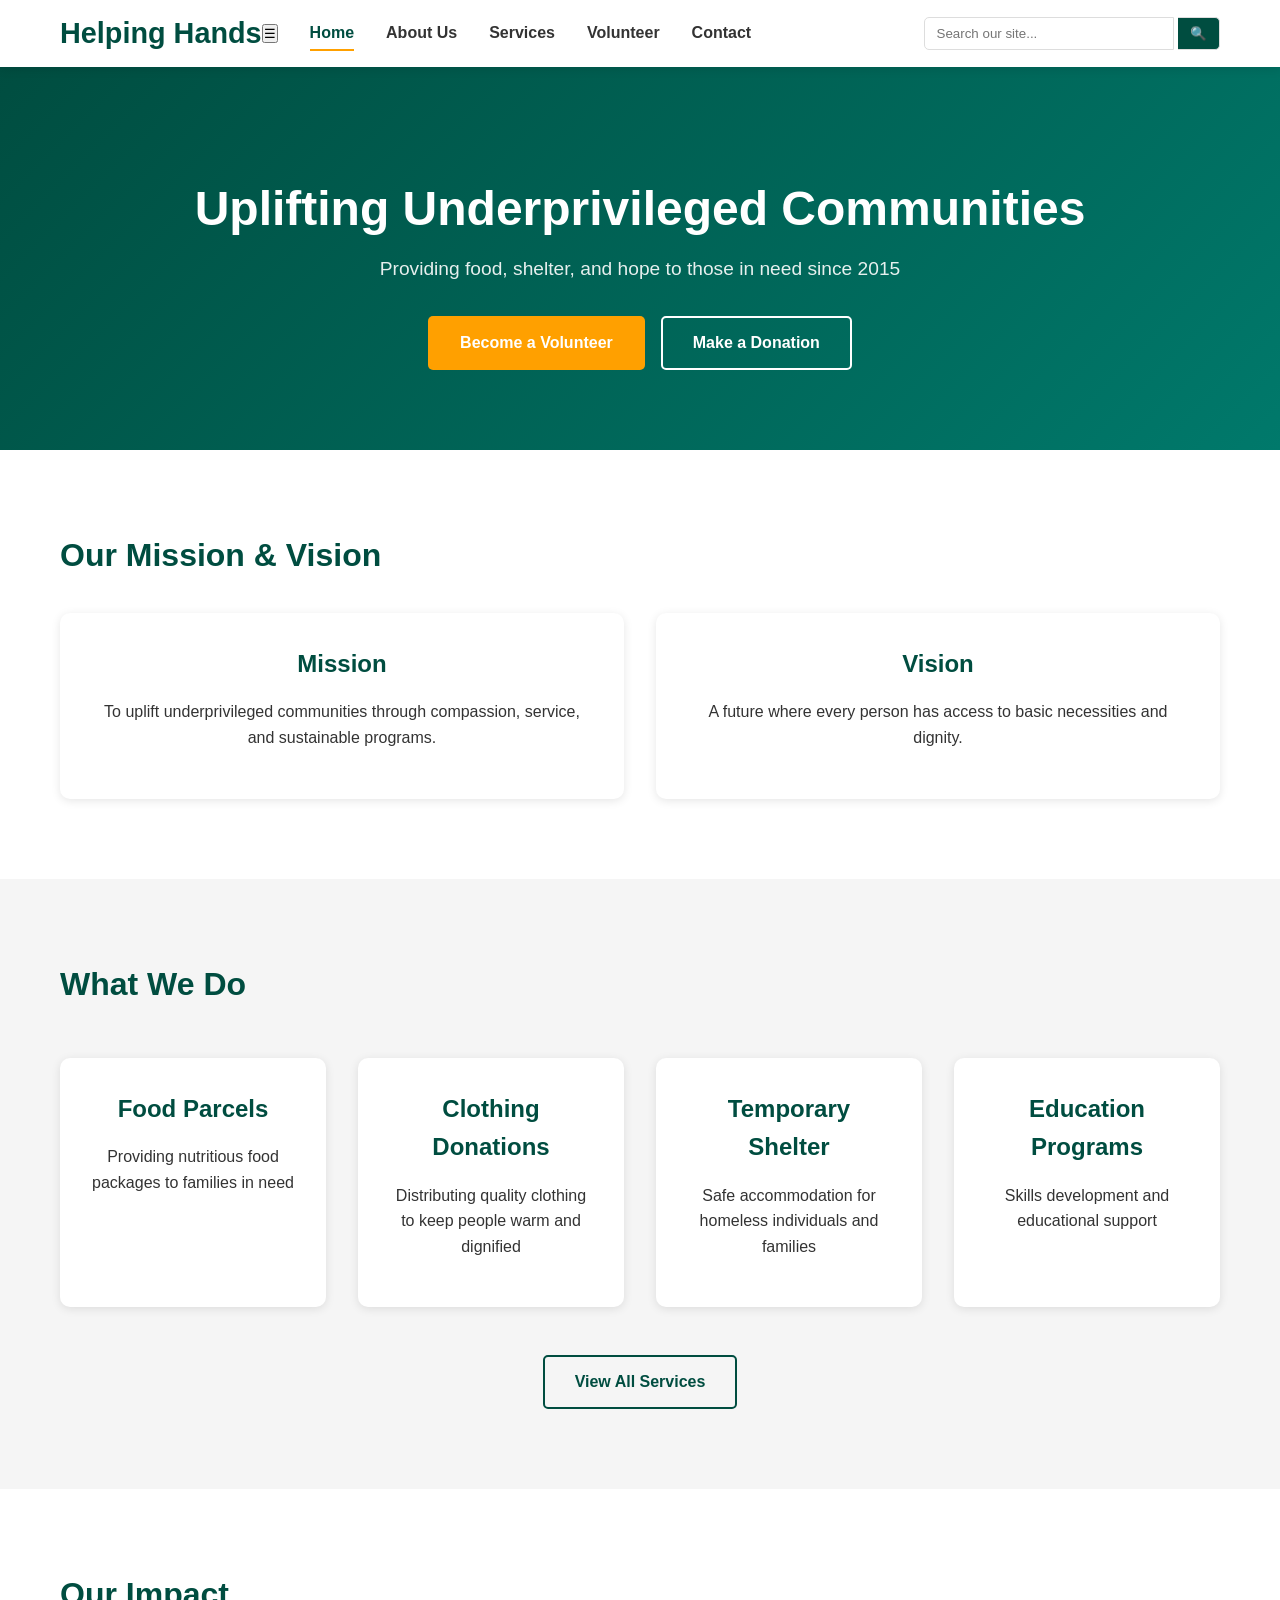
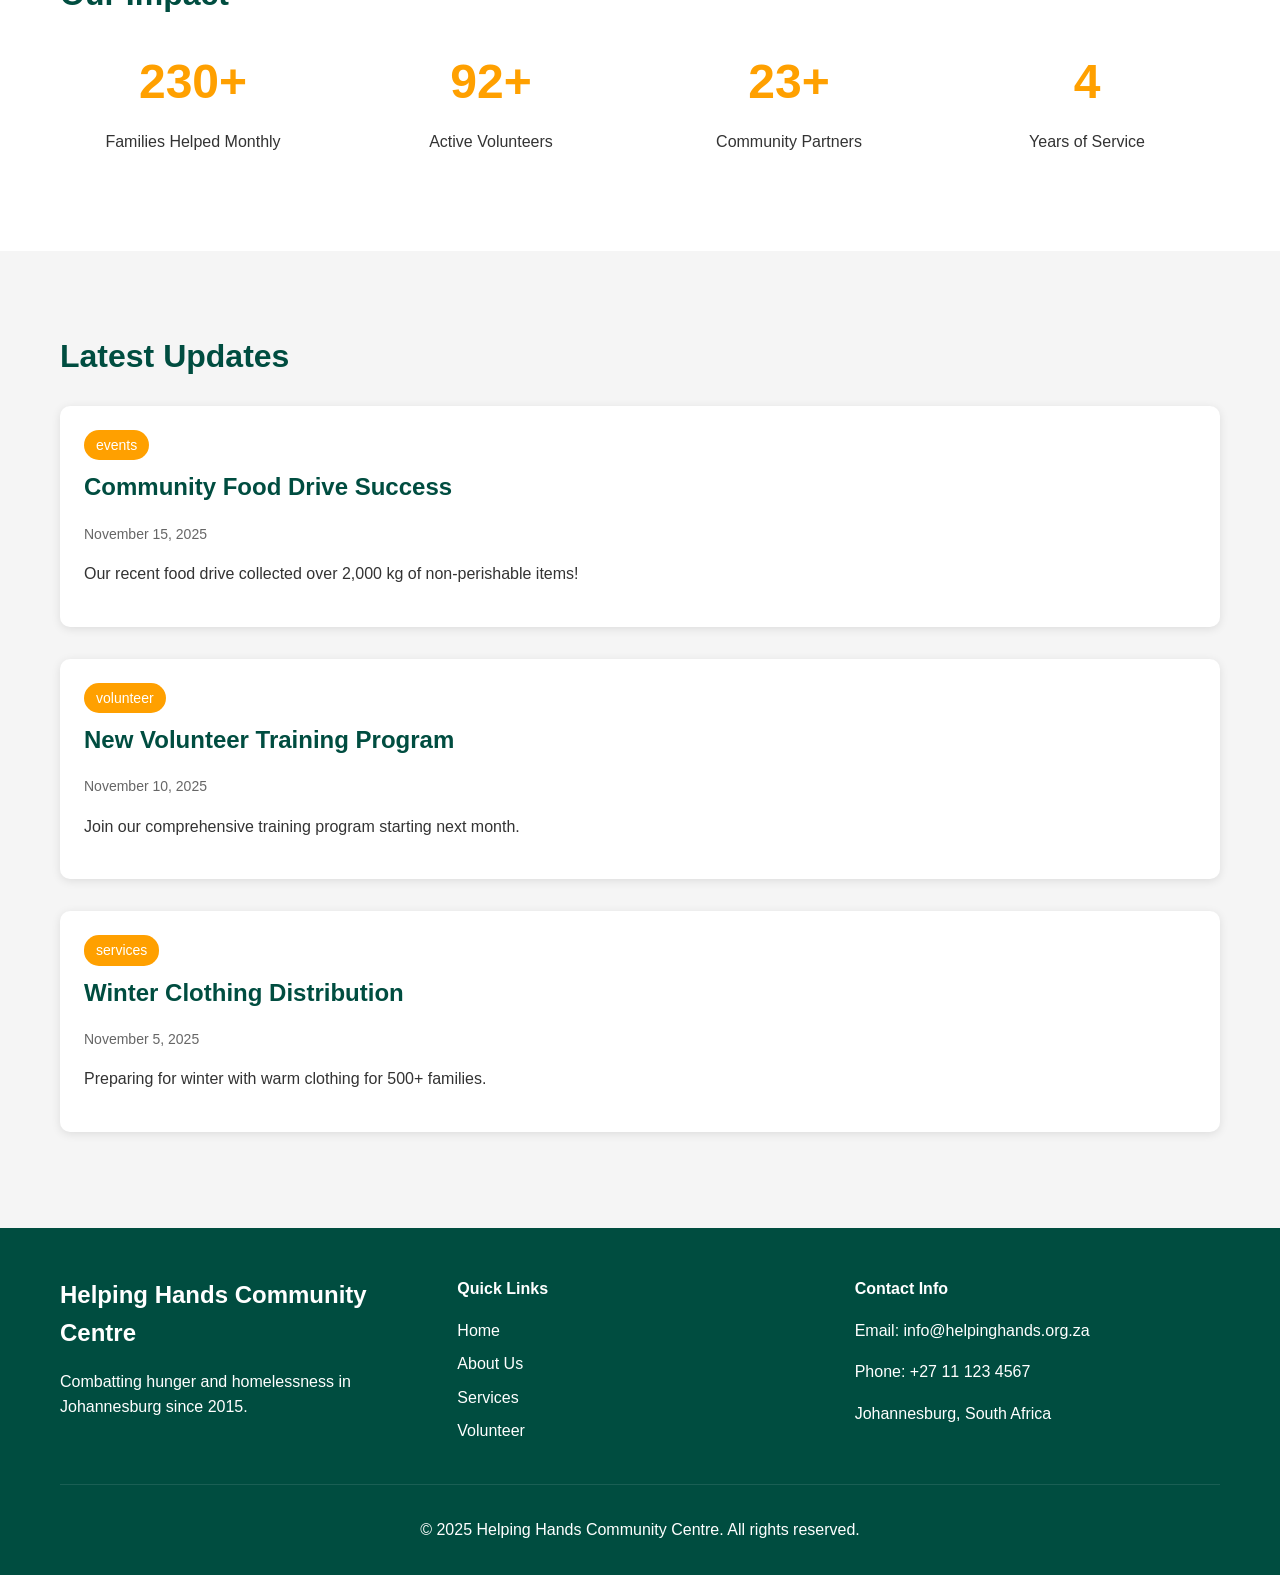
<file: index.html>
<!DOCTYPE html>
<html lang="en">
<head>
    <meta charset="UTF-8">
    <meta name="viewport" content="width=device-width, initial-scale=1.0">
    <meta name="description" content="Helping Hands Community Centre - Combating hunger and homelessness in Johannesburg">
    <title>Home - Helping Hands Community Centre</title>
    <link rel="stylesheet" href="css/style.css">
</head>
<body>
    <!-- Header Section -->
    <header>
        <div class="container">
            <div class="logo">
                <h1>Helping Hands</h1>
            </div>
            <nav>
                <ul>
                    <li><a href="index.html" class="active">Home</a></li>
                    <li><a href="about.html">About Us</a></li>
                    <li><a href="services.html">Services</a></li>
                    <li><a href="enquiry.html">Volunteer</a></li>
                    <li><a href="contact.html">Contact</a></li>
                </ul>
            </nav>
        </div>
    </header>

    <!-- Hero Section -->
    <section class="hero">
        <div class="container">
            <div class="hero-content">
                <h1>Uplifting Underprivileged Communities</h1>
                <p>Providing food, shelter, and hope to those in need since 2015</p>
                <div class="hero-buttons">
                    <a href="enquiry.html" class="btn btn-primary">Become a Volunteer</a>
                    <a href="contact.html" class="btn btn-secondary">Make a Donation</a>
                </div>
            </div>
        </div>
    </section>

    <!-- Mission Section -->
    <section class="mission">
        <div class="container">
            <h2>Our Mission & Vision</h2>
            <div class="mission-grid">
                <div class="mission-card">
                    <h3>Mission</h3>
                    <p>To uplift underprivileged communities through compassion, service, and sustainable programs.</p>
                </div>
                <div class="mission-card">
                    <h3>Vision</h3>
                    <p>A future where every person has access to basic necessities and dignity.</p>
                </div>
            </div>
        </div>
    </section>

    <!-- Services Preview -->
    <section class="services-preview">
        <div class="container">
            <h2>What We Do</h2>
            <div class="services-grid">
                <div class="service-item">
                    <h3>Food Parcels</h3>
                    <p>Providing nutritious food packages to families in need</p>
                </div>
                <div class="service-item">
                    <h3>Clothing Donations</h3>
                    <p>Distributing quality clothing to keep people warm and dignified</p>
                </div>
                <div class="service-item">
                    <h3>Temporary Shelter</h3>
                    <p>Safe accommodation for homeless individuals and families</p>
                </div>
                <div class="service-item">
                    <h3>Education Programs</h3>
                    <p>Skills development and educational support</p>
                </div>
            </div>
            <div class="text-center">
                <a href="services.html" class="btn btn-outline">View All Services</a>
            </div>
        </div>
    </section>

    <!-- Impact Stats -->
    <section class="impact">
        <div class="container">
            <h2>Our Impact</h2>
            <div class="stats-grid">
                <div class="stat">
                    <h3>500+</h3>
                    <p>Families Helped Monthly</p>
                </div>
                <div class="stat">
                    <h3>200+</h3>
                    <p>Active Volunteers</p>
                </div>
                <div class="stat">
                    <h3>50+</h3>
                    <p>Community Partners</p>
                </div>
                <div class="stat">
                    <h3>10</h3>
                    <p>Years of Service</p>
                </div>
            </div>
        </div>
    </section>

    <!-- Footer -->
    <footer>
        <div class="container">
            <div class="footer-content">
                <div class="footer-section">
                    <h3>Helping Hands Community Centre</h3>
                    <p>Combatting hunger and homelessness in Johannesburg since 2015.</p>
                </div>
                <div class="footer-section">
                    <h4>Quick Links</h4>
                    <ul>
                        <li><a href="index.html">Home</a></li>
                        <li><a href="about.html">About Us</a></li>
                        <li><a href="services.html">Services</a></li>
                        <li><a href="enquiry.html">Volunteer</a></li>
                    </ul>
                </div>
                <div class="footer-section">
                    <h4>Contact Info</h4>
                    <p>Email: info@helpinghands.org.za</p>
                    <p>Phone: +27 11 123 4567</p>
                    <p>Johannesburg, South Africa</p>
                </div>
            </div>
            <div class="footer-bottom">
                <p>&copy; 2025 Helping Hands Community Centre. All rights reserved.</p>
            </div>
        </div>
    </footer>

    <script src="js/script.js"></script>
</body>
</html>
</file>
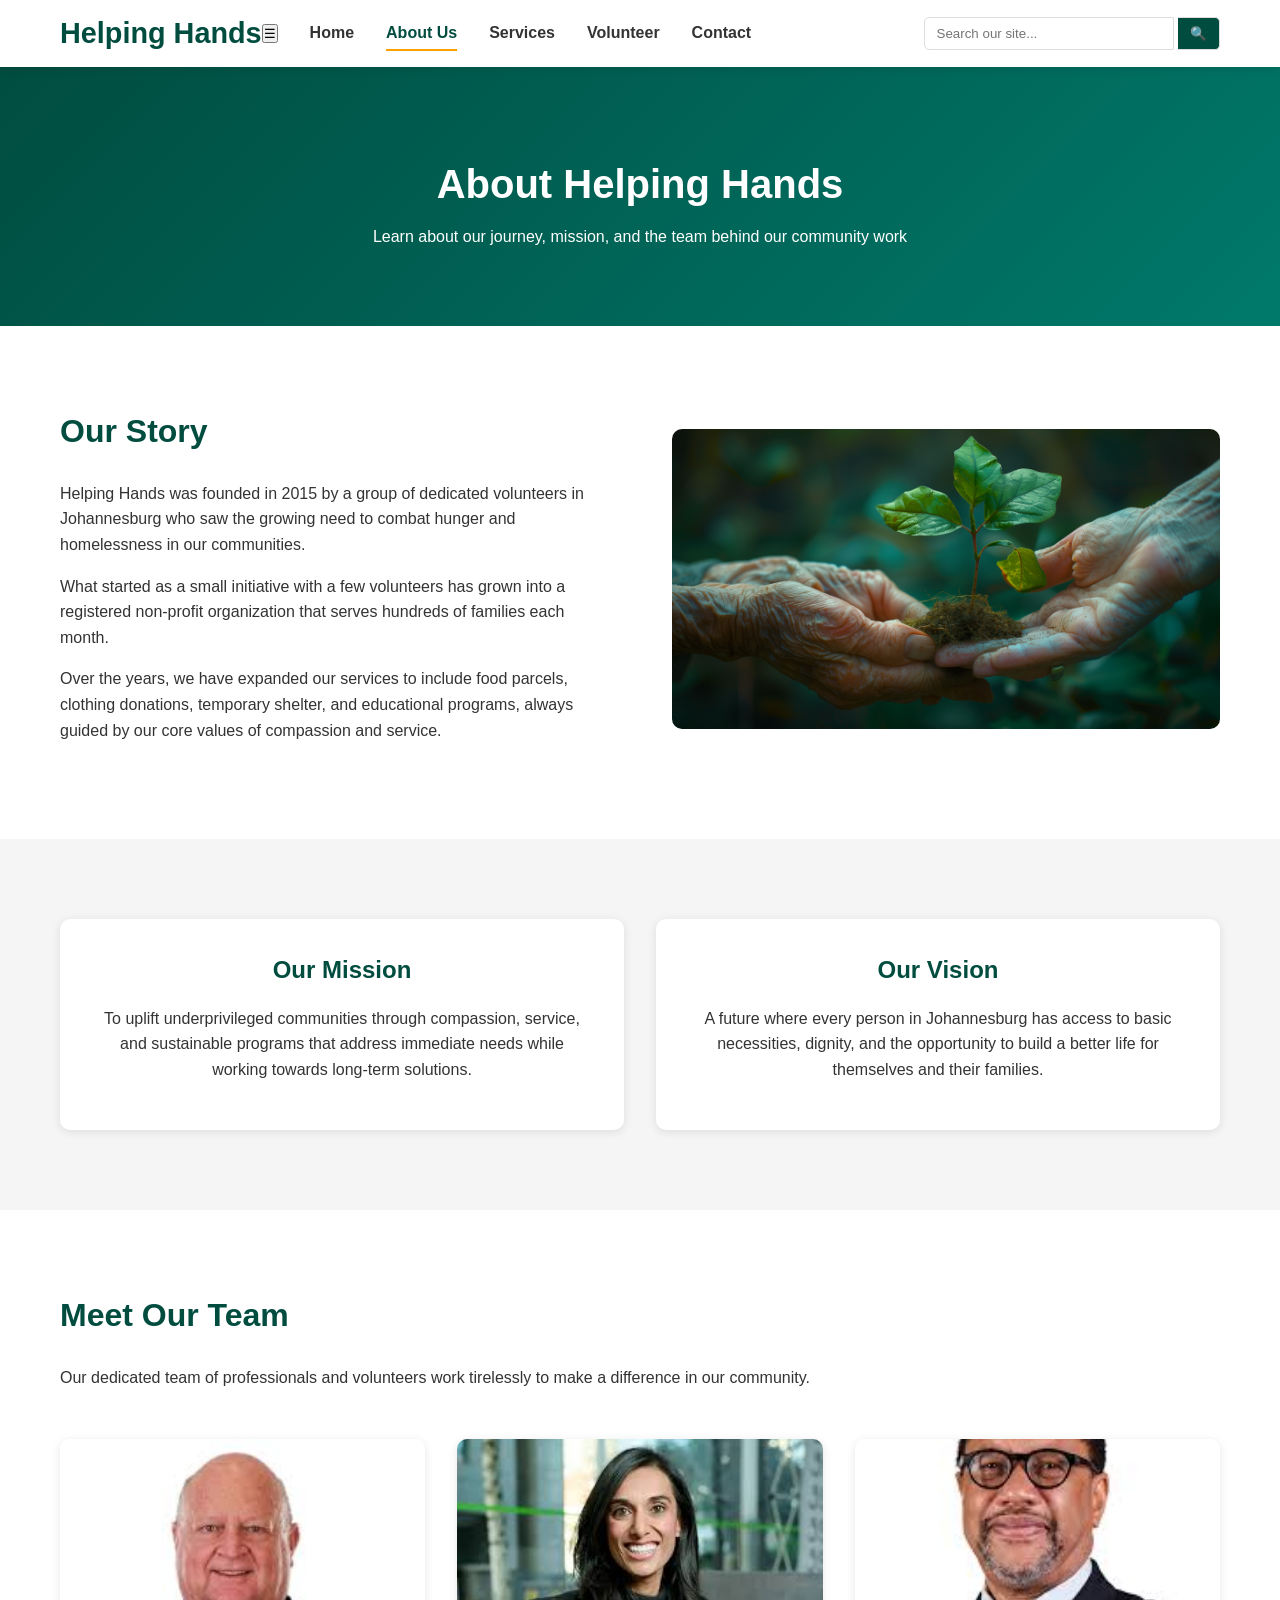
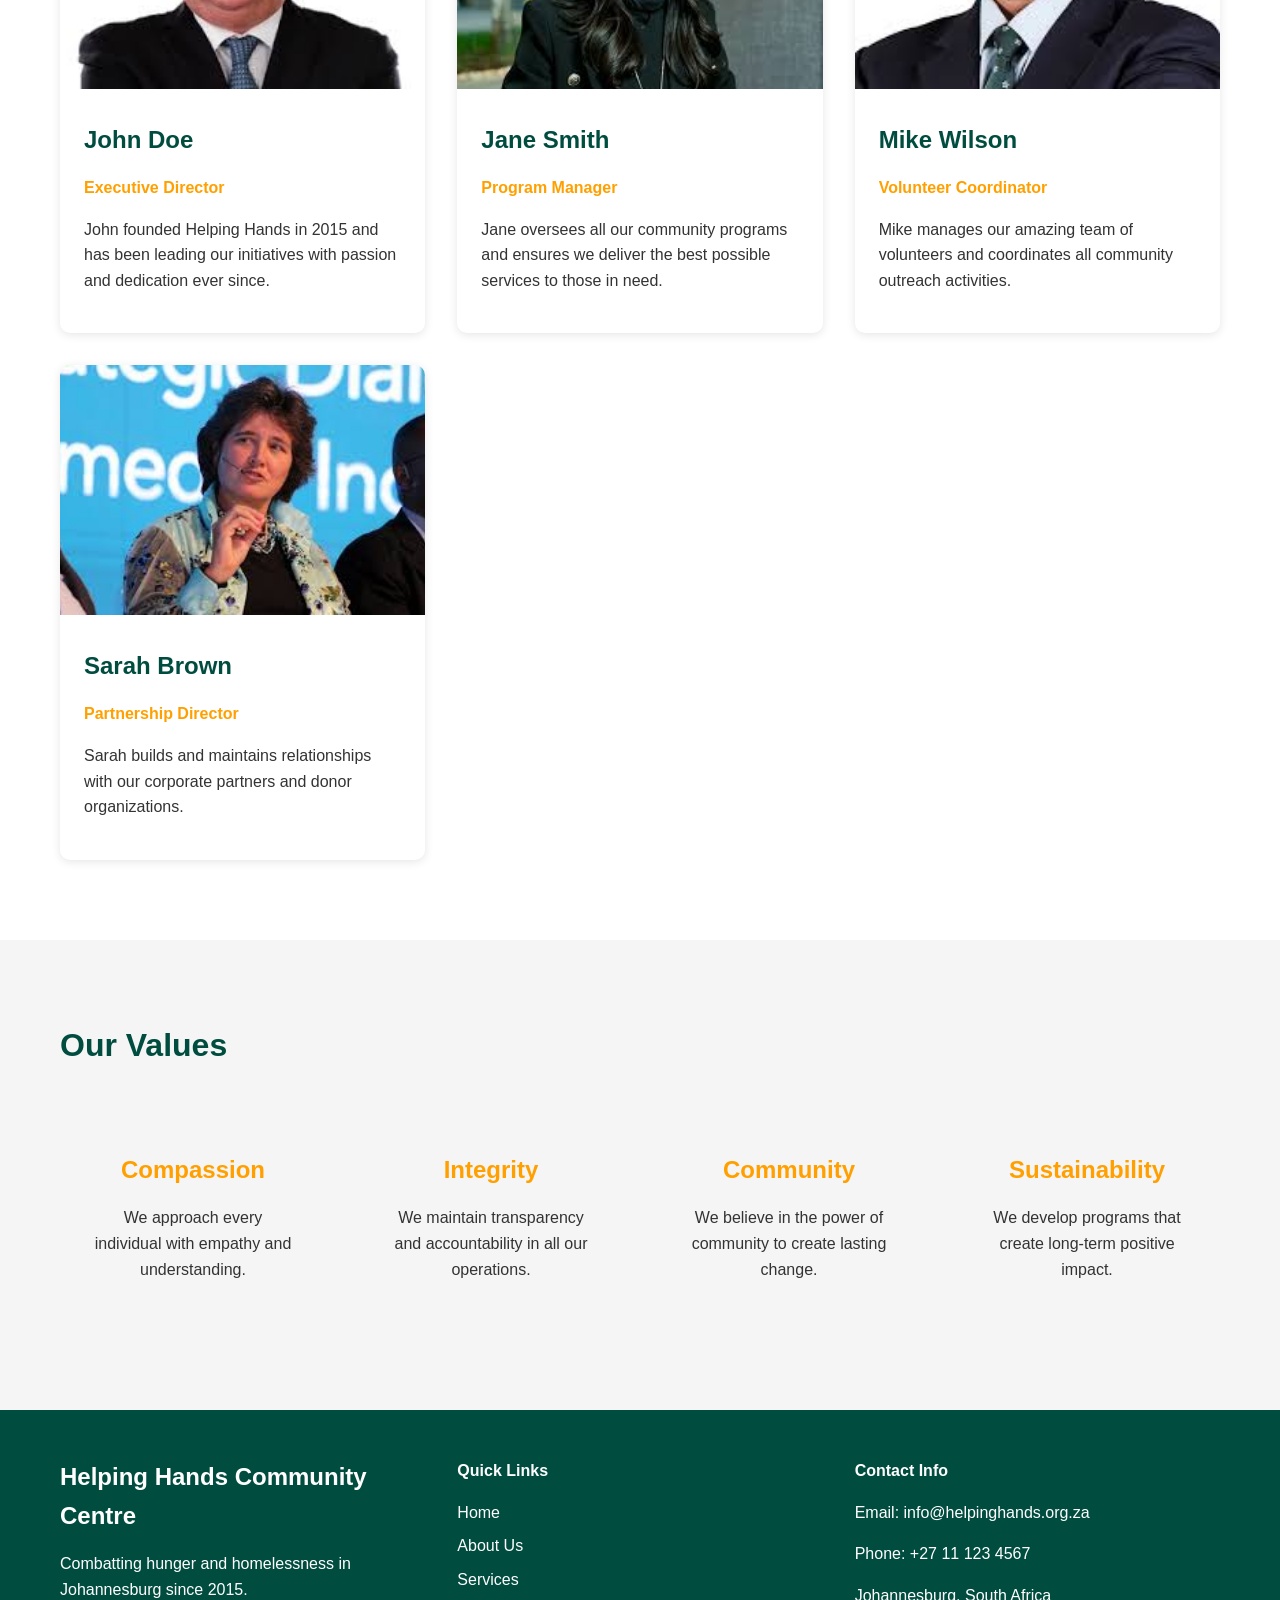
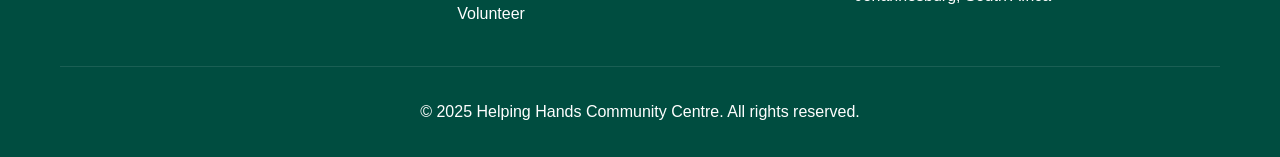
<file: about.html>
<!DOCTYPE html>
<html lang="en">
<head>
    <meta charset="UTF-8">
    <meta name="viewport" content="width=device-width, initial-scale=1.0">
    <meta name="description" content="Learn about Helping Hands Community Centre's history, mission, and team">
    <title>About Us - Helping Hands Community Centre</title>
    <link rel="stylesheet" href="css/style.css">
</head>
<body>
    <!-- Header Section -->
    <header>
        <div class="container">
            <div class="logo">
                <h1>Helping Hands</h1>
            </div>
            <nav>
                <ul>
                    <li><a href="index.html">Home</a></li>
                    <li><a href="about.html" class="active">About Us</a></li>
                    <li><a href="services.html">Services</a></li>
                    <li><a href="enquiry.html">Volunteer</a></li>
                    <li><a href="contact.html">Contact</a></li>
                </ul>
            </nav>
        </div>
    </header>

    <!-- Page Header -->
    <section class="page-header">
        <div class="container">
            <h1>About Helping Hands</h1>
            <p>Learn about our journey, mission, and the team behind our community work</p>
        </div>
    </section>

    <!-- History Section -->
    <section class="history">
        <div class="container">
            <div class="history-content">
                <div class="history-text">
                    <h2>Our Story</h2>
                    <p>Helping Hands was founded in 2015 by a group of dedicated volunteers in Johannesburg who saw the growing need to combat hunger and homelessness in our communities.</p>
                    <p>What started as a small initiative with a few volunteers has grown into a registered non-profit organization that serves hundreds of families each month.</p>
                    <p>Over the years, we have expanded our services to include food parcels, clothing donations, temporary shelter, and educational programs, always guided by our core values of compassion and service.</p>
                </div>
                <div class="history-image">
                    <img src="./images/Generational Care.png" alt="Our community helping each other across generations">
                </div>
            </div>
        </div>
    </section>

    <!-- Mission & Vision -->
    <section class="mission-vision">
        <div class="container">
            <div class="mv-grid">
                <div class="mv-card">
                    <h3>Our Mission</h3>
                    <p>To uplift underprivileged communities through compassion, service, and sustainable programs that address immediate needs while working towards long-term solutions.</p>
                </div>
                <div class="mv-card">
                    <h3>Our Vision</h3>
                    <p>A future where every person in Johannesburg has access to basic necessities, dignity, and the opportunity to build a better life for themselves and their families.</p>
                </div>
            </div>
        </div>
    </section>

    <!-- Team Section -->
    <section class="team">
        <div class="container">
            <h2>Meet Our Team</h2>
            <p class="team-intro">Our dedicated team of professionals and volunteers work tirelessly to make a difference in our community.</p>
            
            <div class="team-grid">
                <!-- Team Member 1 -->
                <div class="team-member">
                    <div class="member-image">
                        <img src="./images/Johndoe.jpg" alt="John Doe - Executive Director">
                    </div>
                    <div class="member-info">
                        <h3>John Doe</h3>
                        <p class="position">Executive Director</p>
                        <p>John founded Helping Hands in 2015 and has been leading our initiatives with passion and dedication ever since.</p>
                    </div>
                </div>

                <!-- Team Member 2 -->
                <div class="team-member">
                    <div class="member-image">
                        <img src="./images/Janesmith.jpg" alt="Jane Smith - Program Manager">
                    </div>
                    <div class="member-info">
                        <h3>Jane Smith</h3>
                        <p class="position">Program Manager</p>
                        <p>Jane oversees all our community programs and ensures we deliver the best possible services to those in need.</p>
                    </div>
                </div>

                <!-- Team Member 3 -->
                <div class="team-member">
                    <div class="member-image">
                        <img src="./images/MikeWilson.jpg" alt="Mike Wilson - Volunteer Coordinator">
                    </div>
                    <div class="member-info">
                        <h3>Mike Wilson</h3>
                        <p class="position">Volunteer Coordinator</p>
                        <p>Mike manages our amazing team of volunteers and coordinates all community outreach activities.</p>
                    </div>
                </div>

                <!-- Team Member 4 -->
                <div class="team-member">
                    <div class="member-image">
                        <img src="./images/SarahBrown.jpg" alt="Sarah Brown - Partnership Director">
                    </div>
                    <div class="member-info">
                        <h3>Sarah Brown</h3>
                        <p class="position">Partnership Director</p>
                        <p>Sarah builds and maintains relationships with our corporate partners and donor organizations.</p>
                    </div>
                </div>
            </div>
        </div>
    </section>

    <!-- Values Section -->
    <section class="values">
        <div class="container">
            <h2>Our Values</h2>
            <div class="values-grid">
                <div class="value-item">
                    <h3>Compassion</h3>
                    <p>We approach every individual with empathy and understanding.</p>
                </div>
                <div class="value-item">
                    <h3>Integrity</h3>
                    <p>We maintain transparency and accountability in all our operations.</p>
                </div>
                <div class="value-item">
                    <h3>Community</h3>
                    <p>We believe in the power of community to create lasting change.</p>
                </div>
                <div class="value-item">
                    <h3>Sustainability</h3>
                    <p>We develop programs that create long-term positive impact.</p>
                </div>
            </div>
        </div>
    </section>

    <!-- Footer -->
    <footer>
        <div class="container">
            <div class="footer-content">
                <div class="footer-section">
                    <h3>Helping Hands Community Centre</h3>
                    <p>Combatting hunger and homelessness in Johannesburg since 2015.</p>
                </div>
                <div class="footer-section">
                    <h4>Quick Links</h4>
                    <ul>
                        <li><a href="index.html">Home</a></li>
                        <li><a href="about.html">About Us</a></li>
                        <li><a href="services.html">Services</a></li>
                        <li><a href="enquiry.html">Volunteer</a></li>
                    </ul>
                </div>
                <div class="footer-section">
                    <h4>Contact Info</h4>
                    <p>Email: info@helpinghands.org.za</p>
                    <p>Phone: +27 11 123 4567</p>
                    <p>Johannesburg, South Africa</p>
                </div>
            </div>
            <div class="footer-bottom">
                <p>&copy; 2025 Helping Hands Community Centre. All rights reserved.</p>
            </div>
        </div>
    </footer>

    <script src="js/script.js"></script>
</body>
</html>
</file>
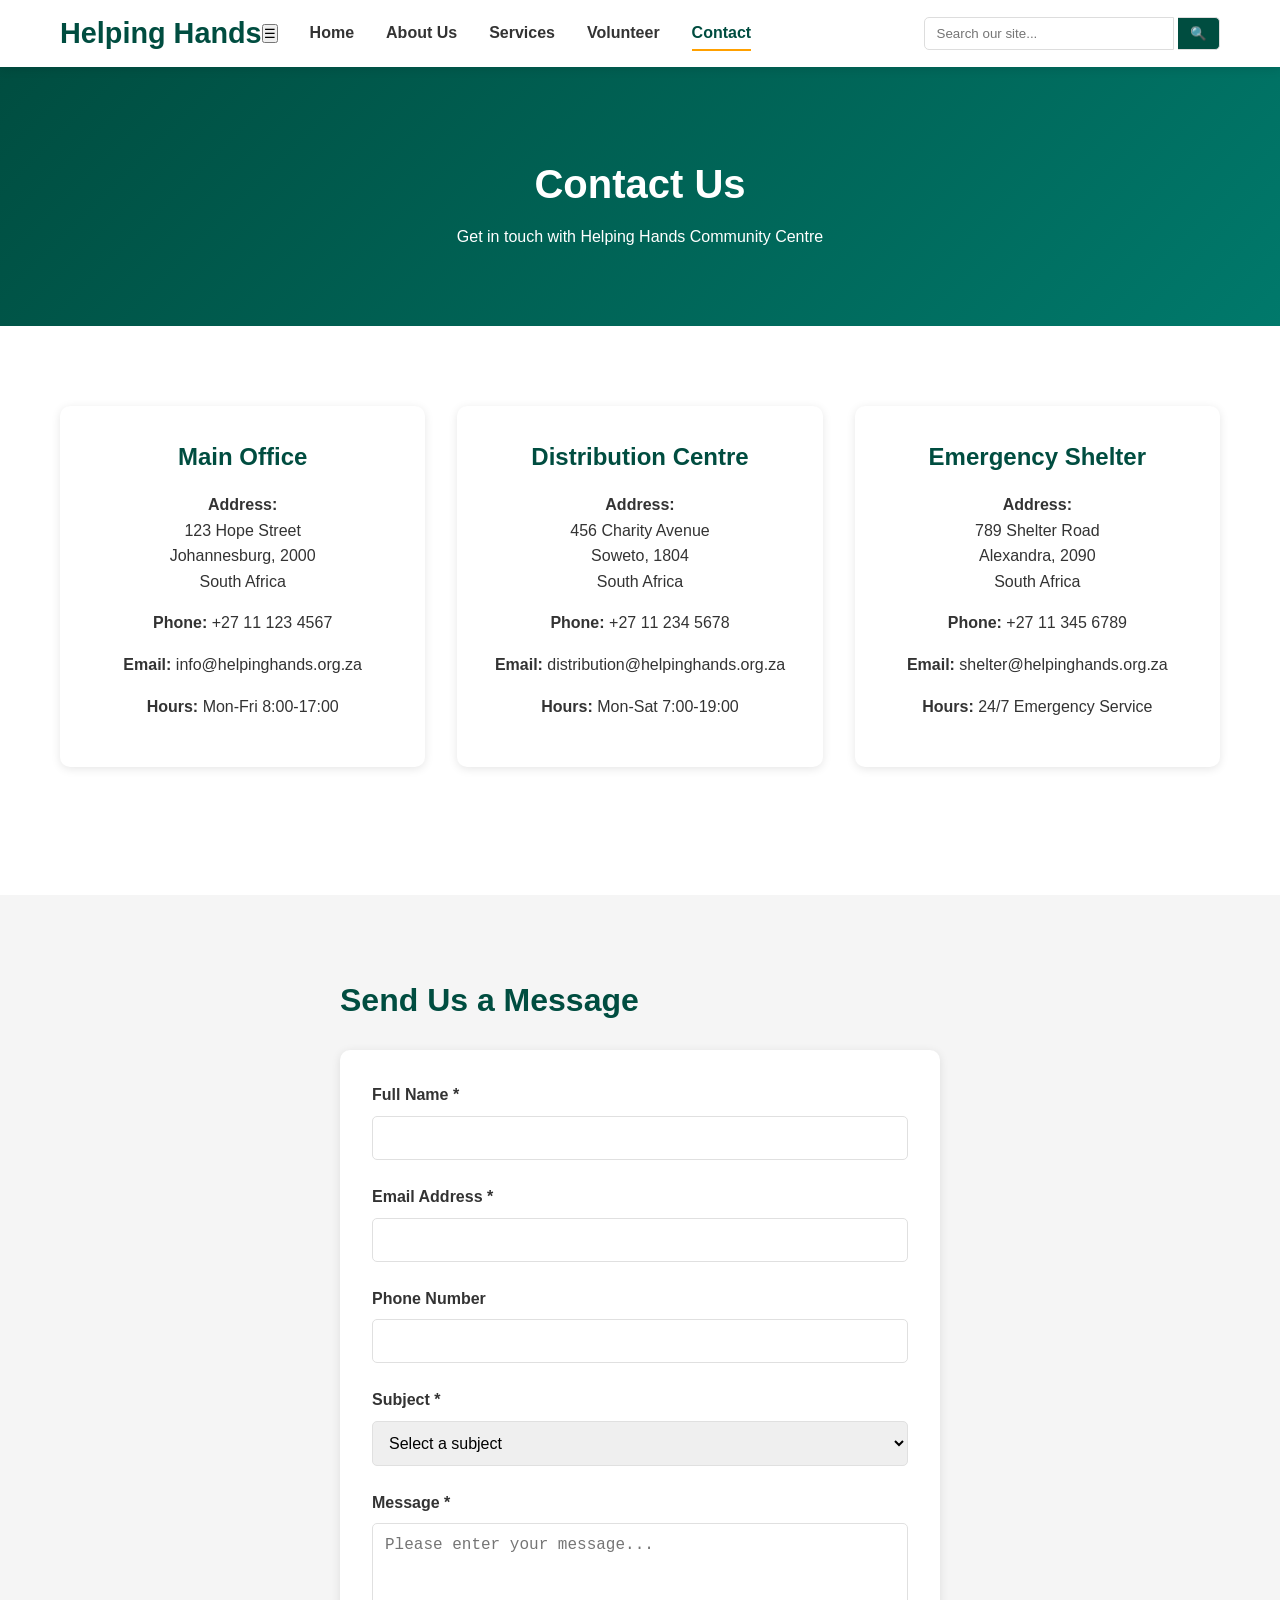
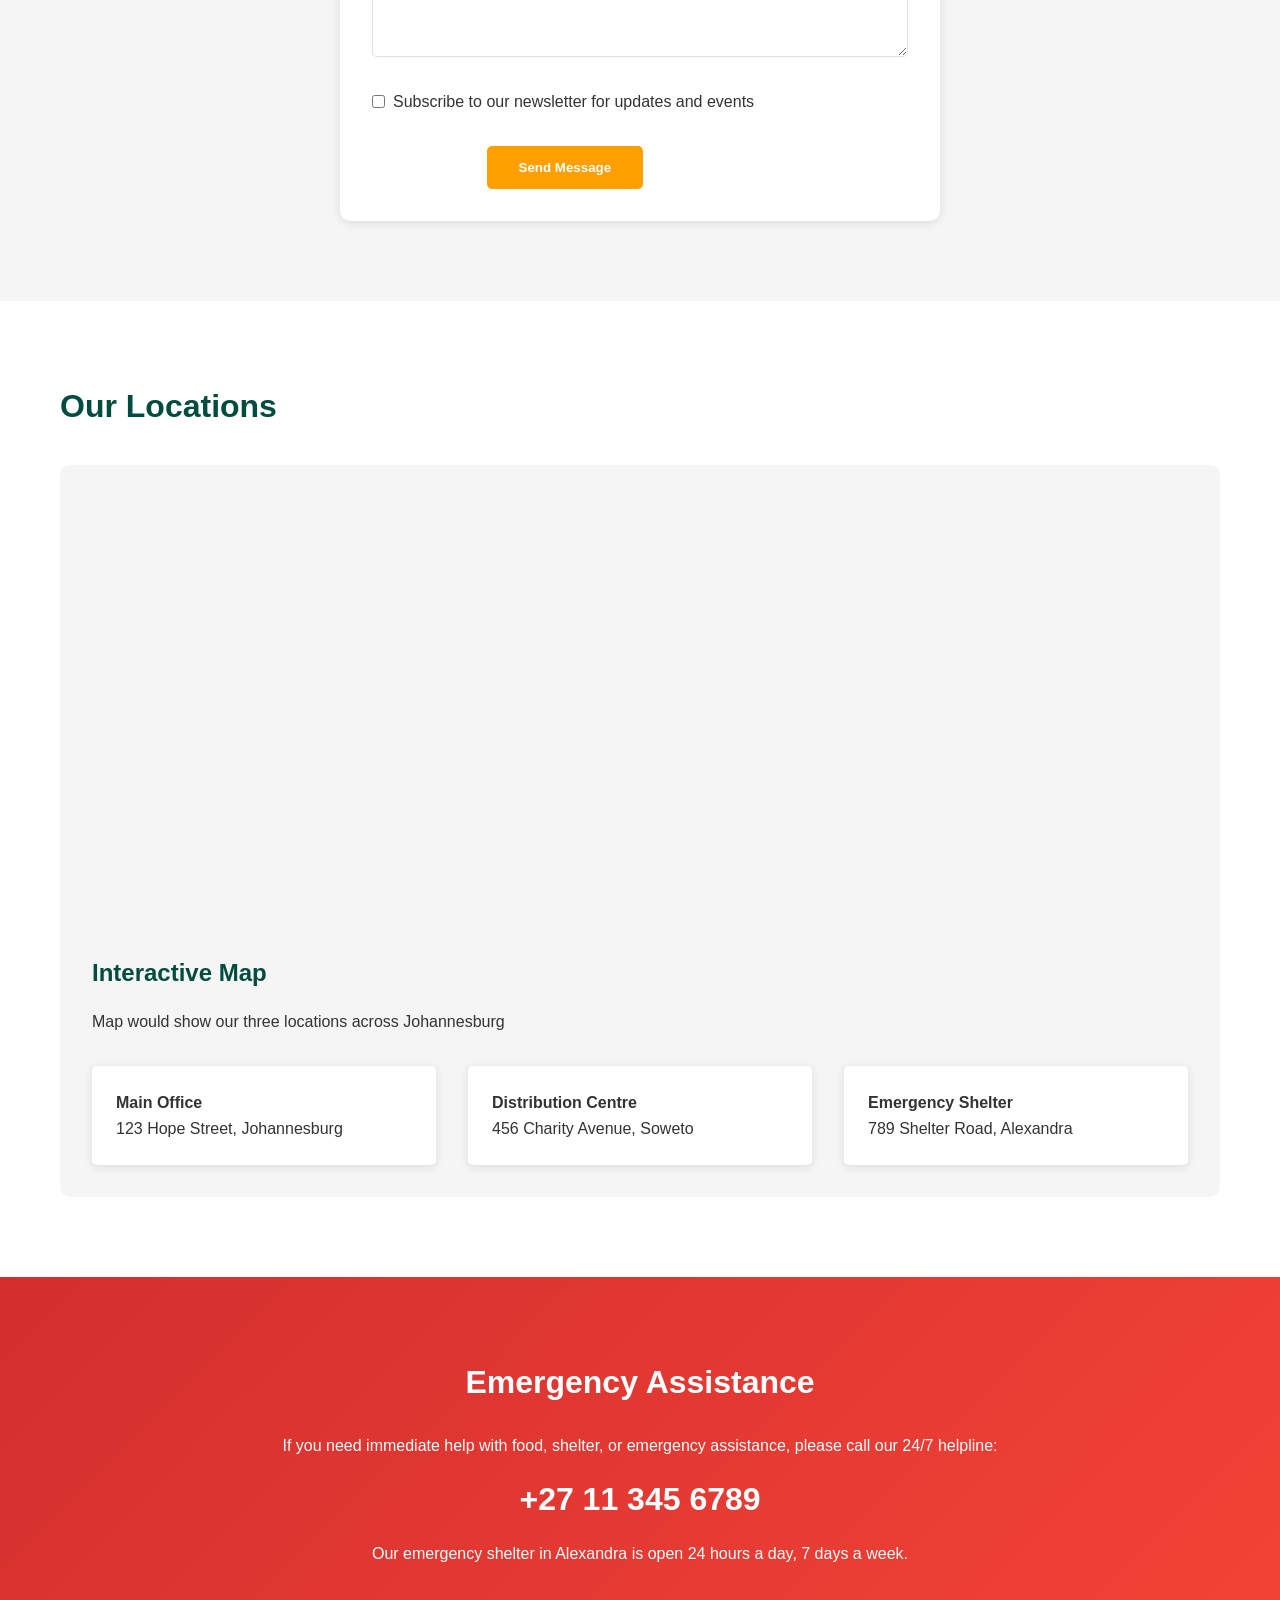
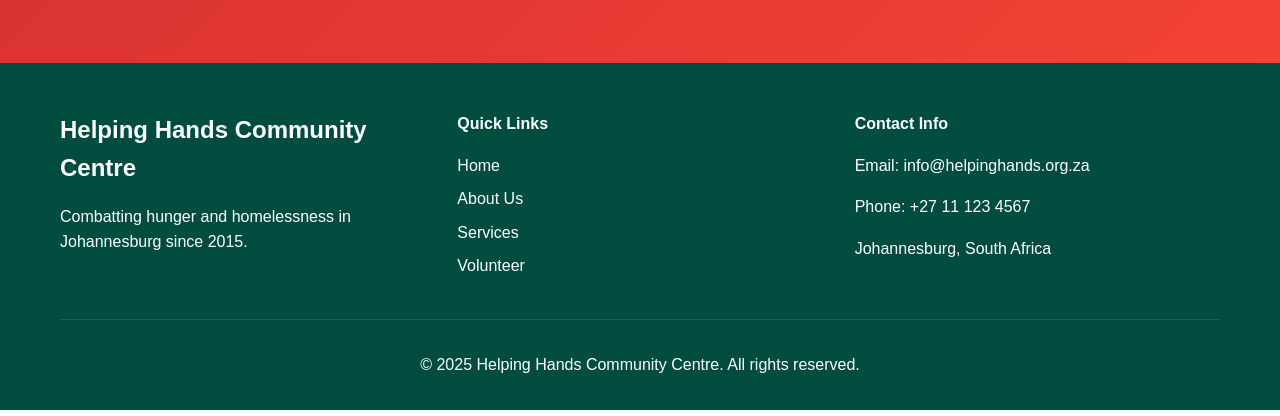
<file: contact.html>
<!DOCTYPE html>
<html lang="en">
<head>
    <meta charset="UTF-8">
    <meta name="viewport" content="width=device-width, initial-scale=1.0">
    <meta name="description" content="Contact Helping Hands Community Centre">
    <title>Contact Us - Helping Hands Community Centre</title>
    <link rel="stylesheet" href="css/style.css">
</head>
<body>
    <!-- Header Section -->
    <header>
        <div class="container">
            <div class="logo">
                <h1>Helping Hands</h1>
            </div>
            <nav>
                <ul>
                    <li><a href="index.html">Home</a></li>
                    <li><a href="about.html">About Us</a></li>
                    <li><a href="services.html">Services</a></li>
                    <li><a href="enquiry.html">Volunteer</a></li>
                    <li><a href="contact.html" class="active">Contact</a></li>
                </ul>
            </nav>
        </div>
    </header>

    <!-- Page Header -->
    <section class="page-header">
        <div class="container">
            <h1>Contact Us</h1>
            <p>Get in touch with Helping Hands Community Centre</p>
        </div>
    </section>

    <!-- Contact Information -->
    <section class="contact-info">
        <div class="container">
            <div class="contact-grid">
                <div class="contact-card">
                    <h3>Main Office</h3>
                    <p><strong>Address:</strong><br>
                    123 Hope Street<br>
                    Johannesburg, 2000<br>
                    South Africa</p>
                    <p><strong>Phone:</strong> +27 11 123 4567</p>
                    <p><strong>Email:</strong> info@helpinghands.org.za</p>
                    <p><strong>Hours:</strong> Mon-Fri 8:00-17:00</p>
                </div>

                <div class="contact-card">
                    <h3>Distribution Centre</h3>
                    <p><strong>Address:</strong><br>
                    456 Charity Avenue<br>
                    Soweto, 1804<br>
                    South Africa</p>
                    <p><strong>Phone:</strong> +27 11 234 5678</p>
                    <p><strong>Email:</strong> distribution@helpinghands.org.za</p>
                    <p><strong>Hours:</strong> Mon-Sat 7:00-19:00</p>
                </div>

                <div class="contact-card">
                    <h3>Emergency Shelter</h3>
                    <p><strong>Address:</strong><br>
                    789 Shelter Road<br>
                    Alexandra, 2090<br>
                    South Africa</p>
                    <p><strong>Phone:</strong> +27 11 345 6789</p>
                    <p><strong>Email:</strong> shelter@helpinghands.org.za</p>
                    <p><strong>Hours:</strong> 24/7 Emergency Service</p>
                </div>
            </div>
        </div>
    </section>

    <!-- Contact Form -->
    <section class="contact-form-section">
        <div class="container">
            <div class="form-container">
                <h2>Send Us a Message</h2>
                <form id="contactForm">
                    <div class="form-group">
                        <label for="name">Full Name *</label>
                        <input type="text" id="name" name="name" required>
                    </div>

                    <div class="form-group">
                        <label for="email">Email Address *</label>
                        <input type="email" id="email" name="email" required>
                    </div>

                    <div class="form-group">
                        <label for="phone">Phone Number</label>
                        <input type="tel" id="phone" name="phone">
                    </div>

                    <div class="form-group">
                        <label for="subject">Subject *</label>
                        <select id="subject" name="subject" required>
                            <option value="">Select a subject</option>
                            <option value="general">General Inquiry</option>
                            <option value="donation">Donation Information</option>
                            <option value="volunteer">Volunteer Opportunities</option>
                            <option value="services">Service Information</option>
                            <option value="partnership">Partnership Opportunities</option>
                            <option value="feedback">Feedback</option>
                            <option value="other">Other</option>
                        </select>
                    </div>

                    <div class="form-group">
                        <label for="message">Message *</label>
                        <textarea id="message" name="message" rows="6" required placeholder="Please enter your message..."></textarea>
                    </div>

                    <div class="form-group">
                        <label class="checkbox-label">
                            <input type="checkbox" name="newsletter">
                            Subscribe to our newsletter for updates and events
                        </label>
                    </div>

                    <div class="form-submit">
                        <button type="submit" class="btn btn-primary">Send Message</button>
                        <button type="reset" class="btn btn-secondary">Clear Form</button>
                    </div>
                </form>
            </div>
        </div>
    </section>

    <!-- Map Section -->
    <section class="map-section">
        <div class="container">
            <h2>Our Locations</h2>
            <div class="map-container">
                <div class="map"><iframe src="https://www.google.com/maps/embed?pb=!1m18!1m12!1m3!1d3579.1895933414085!2d28.027255499999995!3d-26.2230285!2m3!1f0!2f0!3f0!3m2!1i1024!2i768!4f13.1!3m3!1m2!1s0x1e950eb632905a09%3A0x2f74023b14882c51!2s123%20Hope%20St%2C%20Ophirton%2C%20Johannesburg%2C%202091!5e0!3m2!1sen!2sza!4v1765488160331!5m2!1sen!2sza" width="600" height="450" style="border:0;" allowfullscreen="" loading="lazy" referrerpolicy="no-referrer-when-downgrade"></iframe>
                    <h3>Interactive Map</h3>
                    <p>Map would show our three locations across Johannesburg</p>
                    <div class="map-locations">
                        <div class="location">
                            <strong>Main Office</strong><br>
                            123 Hope Street, Johannesburg
                        </div>
                        <div class="location">
                            <strong>Distribution Centre</strong><br>
                            456 Charity Avenue, Soweto
                        </div>
                        <div class="location">
                            <strong>Emergency Shelter</strong><br>
                            789 Shelter Road, Alexandra
                        </div>
                    </div>
                </div>
            </div>
        </div>
    </section>

    <!-- Emergency Contact -->
    <section class="emergency-contact">
        <div class="container">
            <div class="emergency-banner">
                <h2>Emergency Assistance</h2>
                <p>If you need immediate help with food, shelter, or emergency assistance, please call our 24/7 helpline:</p>
                <div class="emergency-phone">
                    <strong>+27 11 345 6789</strong>
                </div>
                <p>Our emergency shelter in Alexandra is open 24 hours a day, 7 days a week.</p>
            </div>
        </div>
    </section>

    <!-- Footer -->
    <footer>
        <div class="container">
            <div class="footer-content">
                <div class="footer-section">
                    <h3>Helping Hands Community Centre</h3>
                    <p>Combatting hunger and homelessness in Johannesburg since 2015.</p>
                </div>
                <div class="footer-section">
                    <h4>Quick Links</h4>
                    <ul>
                        <li><a href="index.html">Home</a></li>
                        <li><a href="about.html">About Us</a></li>
                        <li><a href="services.html">Services</a></li>
                        <li><a href="enquiry.html">Volunteer</a></li>
                    </ul>
                </div>
                <div class="footer-section">
                    <h4>Contact Info</h4>
                    <p>Email: info@helpinghands.org.za</p>
                    <p>Phone: +27 11 123 4567</p>
                    <p>Johannesburg, South Africa</p>
                </div>
            </div>
            <div class="footer-bottom">
                <p>&copy; 2025 Helping Hands Community Centre. All rights reserved.</p>
            </div>
        </div>
    </footer>

    <script src="js/script.js"></script>
</body>
</html>
</file>
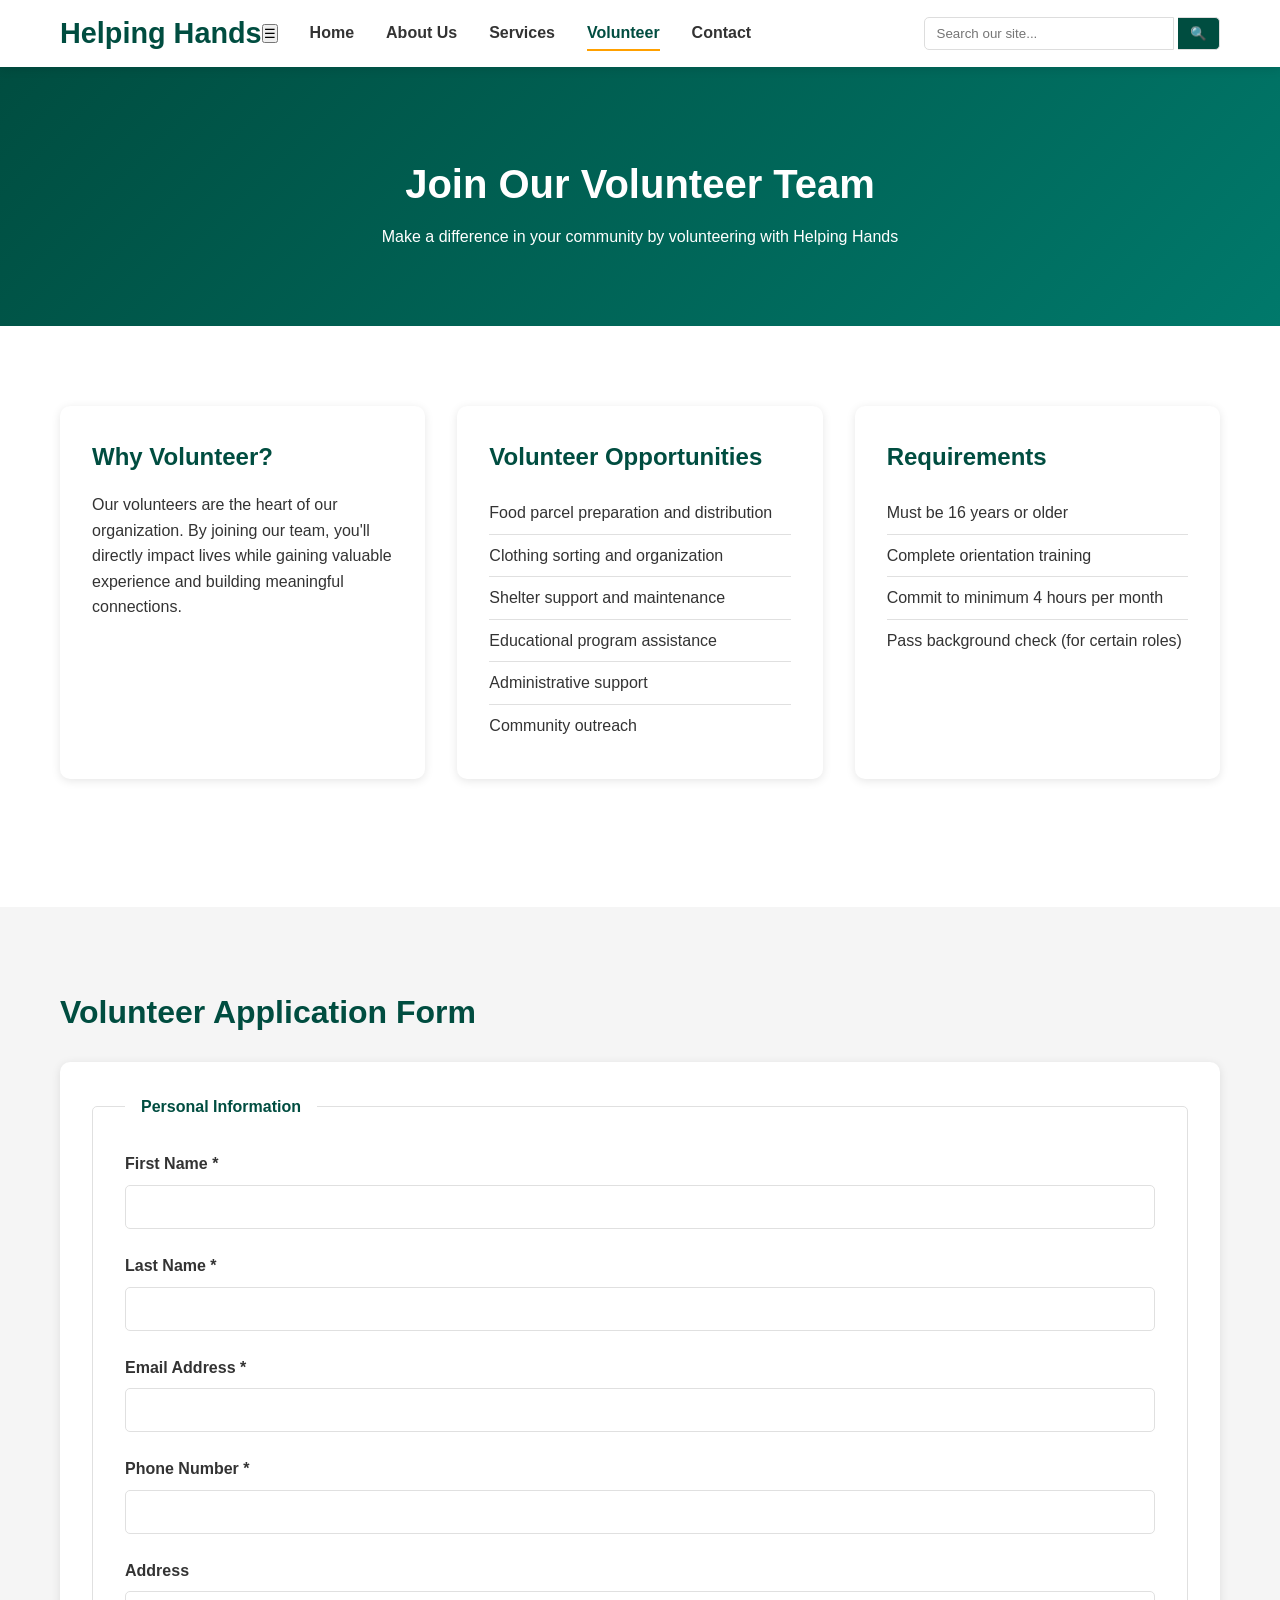
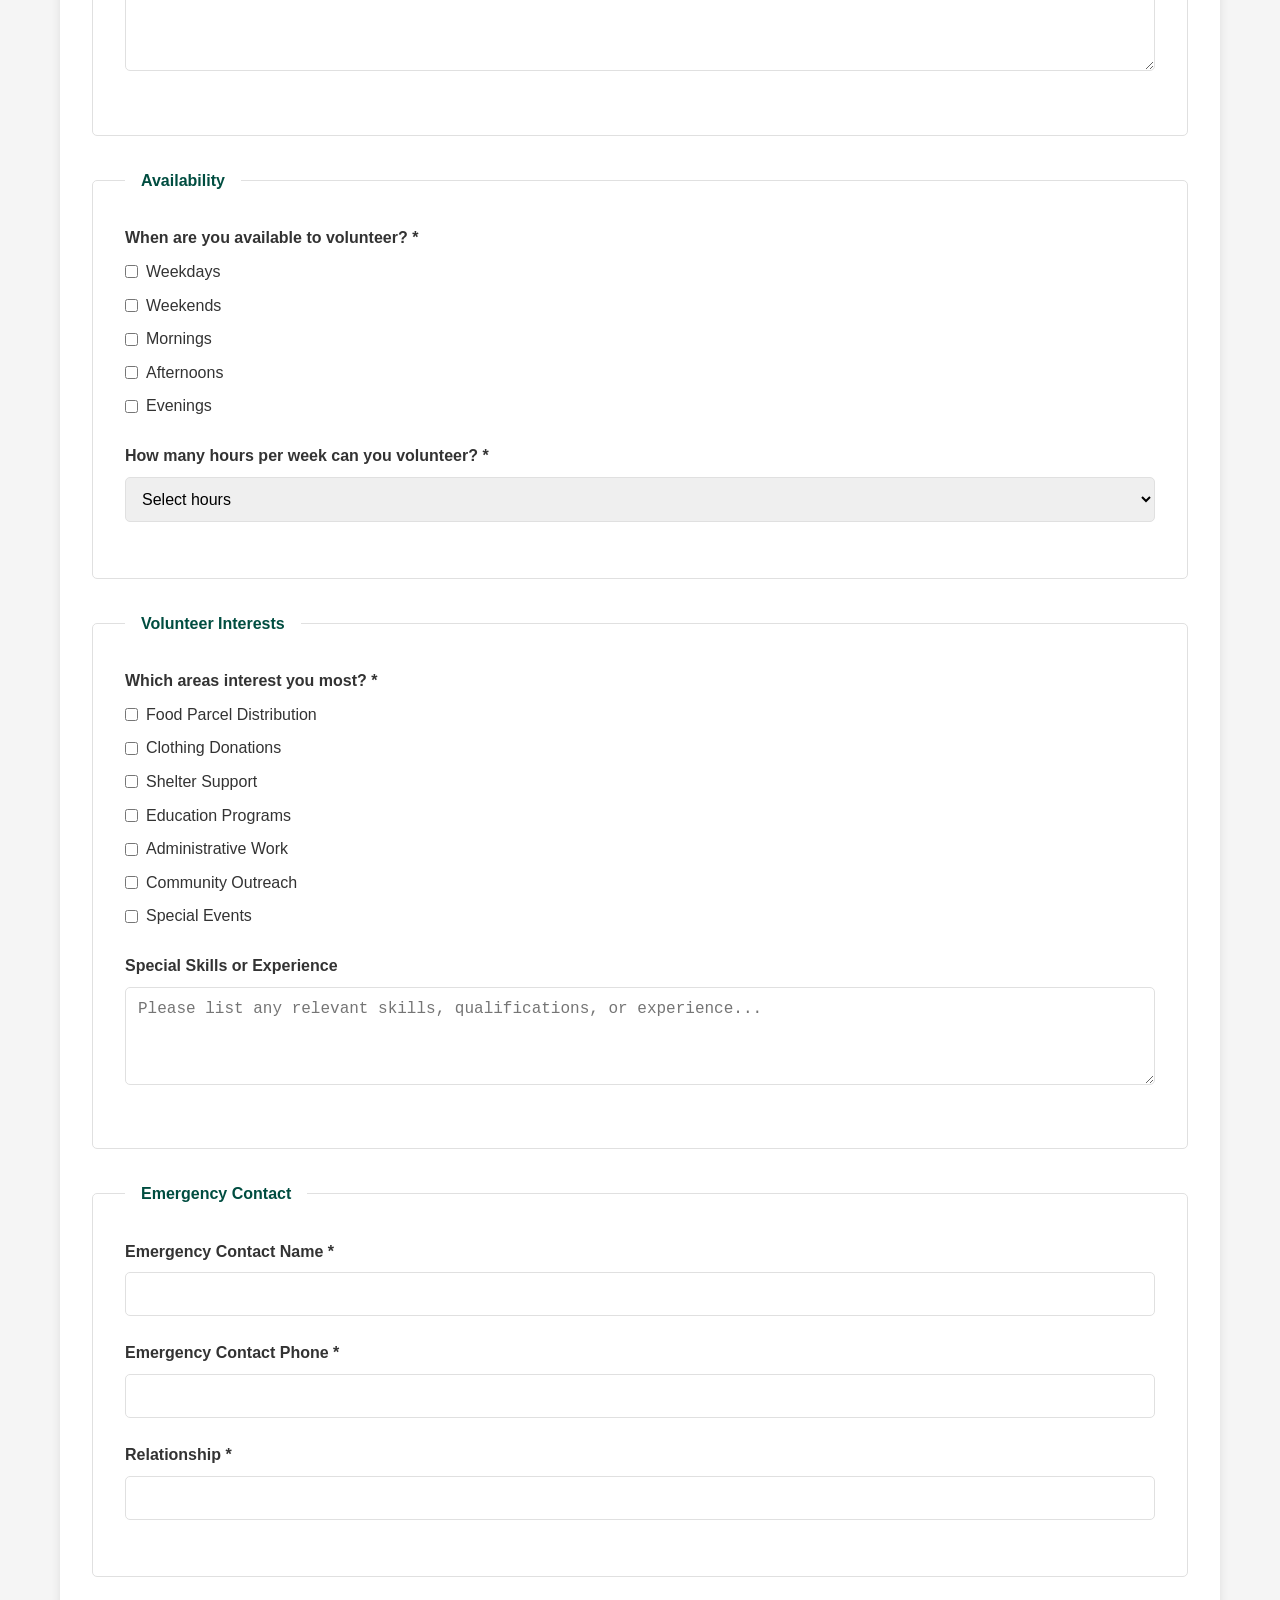
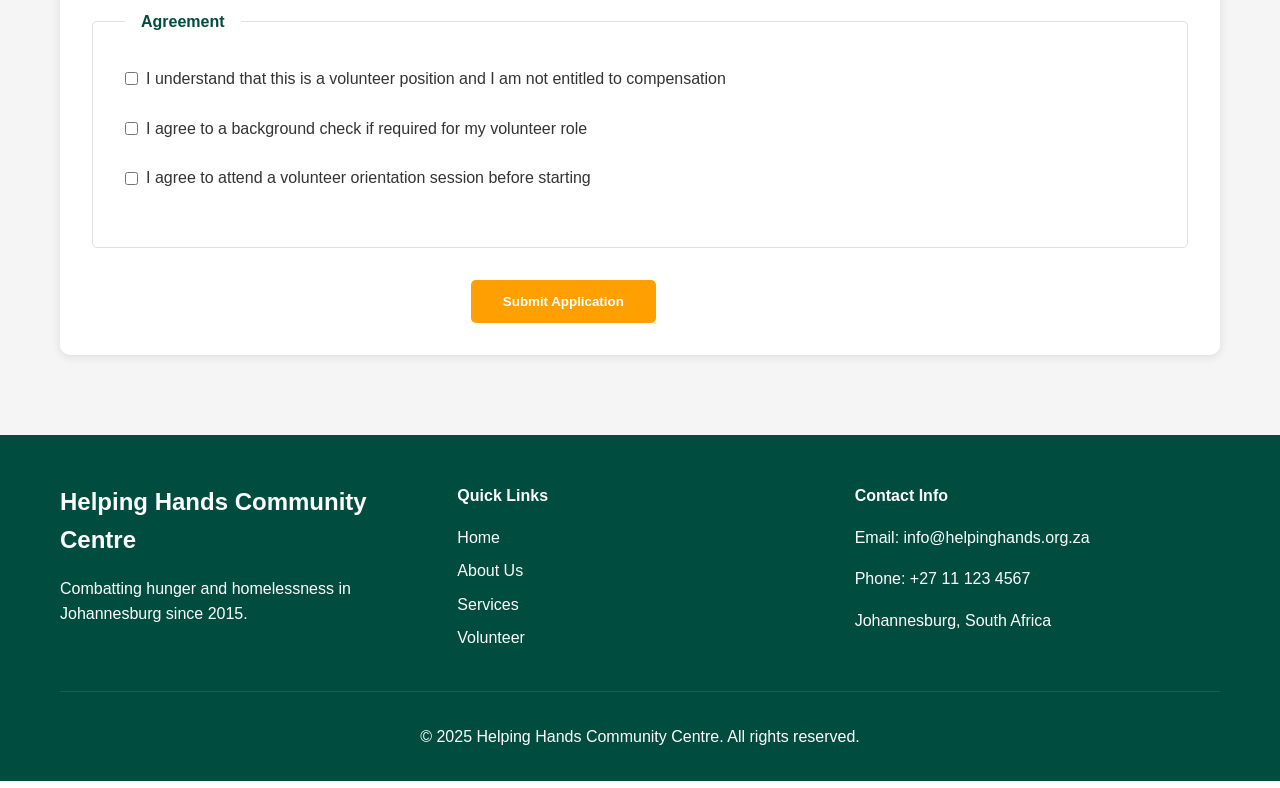
<file: enquiry.html>
<!DOCTYPE html>
<html lang="en">
<head>
    <meta charset="UTF-8">
    <meta name="viewport" content="width=device-width, initial-scale=1.0">
    <meta name="description" content="Volunteer registration form for Helping Hands Community Centre">
    <title>Volunteer - Helping Hands Community Centre</title>
    <link rel="stylesheet" href="css/style.css">
</head>
<body>
    <!-- Header Section -->
    <header>
        <div class="container">
            <div class="logo">
                <h1>Helping Hands</h1>
            </div>
            <nav>
                <ul>
                    <li><a href="index.html">Home</a></li>
                    <li><a href="about.html">About Us</a></li>
                    <li><a href="services.html">Services</a></li>
                    <li><a href="enquiry.html" class="active">Volunteer</a></li>
                    <li><a href="contact.html">Contact</a></li>
                </ul>
            </nav>
        </div>
    </header>

    <!-- Page Header -->
    <section class="page-header">
        <div class="container">
            <h1>Join Our Volunteer Team</h1>
            <p>Make a difference in your community by volunteering with Helping Hands</p>
        </div>
    </section>

    <!-- Volunteer Info -->
    <section class="volunteer-info">
        <div class="container">
            <div class="info-grid">
                <div class="info-card">
                    <h3>Why Volunteer?</h3>
                    <p>Our volunteers are the heart of our organization. By joining our team, you'll directly impact lives while gaining valuable experience and building meaningful connections.</p>
                </div>
                <div class="info-card">
                    <h3>Volunteer Opportunities</h3>
                    <ul>
                        <li>Food parcel preparation and distribution</li>
                        <li>Clothing sorting and organization</li>
                        <li>Shelter support and maintenance</li>
                        <li>Educational program assistance</li>
                        <li>Administrative support</li>
                        <li>Community outreach</li>
                    </ul>
                </div>
                <div class="info-card">
                    <h3>Requirements</h3>
                    <ul>
                        <li>Must be 16 years or older</li>
                        <li>Complete orientation training</li>
                        <li>Commit to minimum 4 hours per month</li>
                        <li>Pass background check (for certain roles)</li>
                    </ul>
                </div>
            </div>
        </div>
    </section>

    <!-- Volunteer Form -->
    <section class="volunteer-form">
        <div class="container">
            <h2>Volunteer Application Form</h2>
            <form id="volunteerForm">
                <!-- Personal Information -->
                <fieldset>
                    <legend>Personal Information</legend>
                    <div class="form-group">
                        <label for="firstName">First Name *</label>
                        <input type="text" id="firstName" name="firstName" required>
                    </div>
                    <div class="form-group">
                        <label for="lastName">Last Name *</label>
                        <input type="text" id="lastName" name="lastName" required>
                    </div>
                    <div class="form-group">
                        <label for="email">Email Address *</label>
                        <input type="email" id="email" name="email" required>
                    </div>
                    <div class="form-group">
                        <label for="phone">Phone Number *</label>
                        <input type="tel" id="phone" name="phone" required>
                    </div>
                    <div class="form-group">
                        <label for="address">Address</label>
                        <textarea id="address" name="address" rows="3"></textarea>
                    </div>
                </fieldset>

                <!-- Availability -->
                <fieldset>
                    <legend>Availability</legend>
                    <div class="form-group">
                        <label>When are you available to volunteer? *</label>
                        <div class="checkbox-group">
                            <label><input type="checkbox" name="availability" value="weekdays"> Weekdays</label>
                            <label><input type="checkbox" name="availability" value="weekends"> Weekends</label>
                            <label><input type="checkbox" name="availability" value="mornings"> Mornings</label>
                            <label><input type="checkbox" name="availability" value="afternoons"> Afternoons</label>
                            <label><input type="checkbox" name="availability" value="evenings"> Evenings</label>
                        </div>
                    </div>
                    <div class="form-group">
                        <label for="hours">How many hours per week can you volunteer? *</label>
                        <select id="hours" name="hours" required>
                            <option value="">Select hours</option>
                            <option value="1-4">1-4 hours</option>
                            <option value="5-10">5-10 hours</option>
                            <option value="11-20">11-20 hours</option>
                            <option value="20+">20+ hours</option>
                        </select>
                    </div>
                </fieldset>

                <!-- Interests -->
                <fieldset>
                    <legend>Volunteer Interests</legend>
                    <div class="form-group">
                        <label>Which areas interest you most? *</label>
                        <div class="checkbox-group">
                            <label><input type="checkbox" name="interests" value="food"> Food Parcel Distribution</label>
                            <label><input type="checkbox" name="interests" value="clothing"> Clothing Donations</label>
                            <label><input type="checkbox" name="interests" value="shelter"> Shelter Support</label>
                            <label><input type="checkbox" name="interests" value="education"> Education Programs</label>
                            <label><input type="checkbox" name="interests" value="admin"> Administrative Work</label>
                            <label><input type="checkbox" name="interests" value="outreach"> Community Outreach</label>
                            <label><input type="checkbox" name="interests" value="events"> Special Events</label>
                        </div>
                    </div>
                    <div class="form-group">
                        <label for="skills">Special Skills or Experience</label>
                        <textarea id="skills" name="skills" rows="4" placeholder="Please list any relevant skills, qualifications, or experience..."></textarea>
                    </div>
                </fieldset>

                <!-- Emergency Contact -->
                <fieldset>
                    <legend>Emergency Contact</legend>
                    <div class="form-group">
                        <label for="emergencyName">Emergency Contact Name *</label>
                        <input type="text" id="emergencyName" name="emergencyName" required>
                    </div>
                    <div class="form-group">
                        <label for="emergencyPhone">Emergency Contact Phone *</label>
                        <input type="tel" id="emergencyPhone" name="emergencyPhone" required>
                    </div>
                    <div class="form-group">
                        <label for="emergencyRelation">Relationship *</label>
                        <input type="text" id="emergencyRelation" name="emergencyRelation" required>
                    </div>
                </fieldset>

                <!-- Agreement -->
                <fieldset>
                    <legend>Agreement</legend>
                    <div class="form-group">
                        <label class="checkbox-label">
                            <input type="checkbox" name="agreement" required>
                            I understand that this is a volunteer position and I am not entitled to compensation
                        </label>
                    </div>
                    <div class="form-group">
                        <label class="checkbox-label">
                            <input type="checkbox" name="backgroundCheck" required>
                            I agree to a background check if required for my volunteer role
                        </label>
                    </div>
                    <div class="form-group">
                        <label class="checkbox-label">
                            <input type="checkbox" name="orientation" required>
                            I agree to attend a volunteer orientation session before starting
                        </label>
                    </div>
                </fieldset>

                <div class="form-submit">
                    <button type="submit" class="btn btn-primary">Submit Application</button>
                    <button type="reset" class="btn btn-secondary">Reset Form</button>
                </div>
            </form>
        </div>
    </section>

    <!-- Footer -->
    <footer>
        <div class="container">
            <div class="footer-content">
                <div class="footer-section">
                    <h3>Helping Hands Community Centre</h3>
                    <p>Combatting hunger and homelessness in Johannesburg since 2015.</p>
                </div>
                <div class="footer-section">
                    <h4>Quick Links</h4>
                    <ul>
                        <li><a href="index.html">Home</a></li>
                        <li><a href="about.html">About Us</a></li>
                        <li><a href="services.html">Services</a></li>
                        <li><a href="enquiry.html">Volunteer</a></li>
                    </ul>
                </div>
                <div class="footer-section">
                    <h4>Contact Info</h4>
                    <p>Email: info@helpinghands.org.za</p>
                    <p>Phone: +27 11 123 4567</p>
                    <p>Johannesburg, South Africa</p>
                </div>
            </div>
            <div class="footer-bottom">
                <p>&copy; 2025 Helping Hands Community Centre. All rights reserved.</p>
            </div>
        </div>
    </footer>

    <script src="js/script.js"></script>
</body>
</html>
</file>
<file: css/style.css>
/* CSS Reset and Base Styles */
* {
    margin: 0;
    padding: 0;
    box-sizing: border-box;
}

:root {
    --primary-color: #004D40;
    --secondary-color: #FFA000;
    --accent-color: #00796B;
    --text-color: #333333;
    --light-bg: #F5F5F5;
    --white: #FFFFFF;
    --border-color: #E0E0E0;
    --shadow: 0 2px 10px rgba(0, 0, 0, 0.1);
}

body {
    font-family: 'Open Sans', Arial, sans-serif;
    line-height: 1.6;
    color: var(--text-color);
    background-color: var(--white);
}

.container {
    max-width: 1200px;
    margin: 0 auto;
    padding: 0 20px;
}

/* Typography */
h1, h2, h3, h4, h5, h6 {
    font-family: 'Lato', Arial, sans-serif;
    font-weight: 700;
    margin-bottom: 1rem;
    color: var(--primary-color);
}

h1 {
    font-size: 2.5rem;
    line-height: 1.2;
}

h2 {
    font-size: 2rem;
    margin-bottom: 1.5rem;
}

h3 {
    font-size: 1.5rem;
}

p {
    margin-bottom: 1rem;
}

/* Header Styles */
header {
    background-color: var(--white);
    box-shadow: var(--shadow);
    position: fixed;
    width: 100%;
    top: 0;
    z-index: 1000;
}

header .container {
    display: flex;
    justify-content: space-between;
    align-items: center;
    padding: 1rem 20px;
}

.logo h1 {
    color: var(--primary-color);
    margin: 0;
    font-size: 1.8rem;
}

nav ul {
    display: flex;
    list-style: none;
}

nav ul li {
    margin-left: 2rem;
}

nav ul li a {
    text-decoration: none;
    color: var(--text-color);
    font-weight: 600;
    transition: color 0.3s ease;
    padding: 0.5rem 0;
}

nav ul li a:hover,
nav ul li a.active {
    color: var(--primary-color);
    border-bottom: 2px solid var(--secondary-color);
}

/* Hero Section */
.hero {
    background: linear-gradient(135deg, var(--primary-color), var(--accent-color));
    color: var(--white);
    padding: 120px 0 80px;
    margin-top: 60px;
    text-align: center;
}

.hero h1 {
    color: var(--white);
    font-size: 3rem;
    margin-bottom: 1rem;
}

.hero p {
    font-size: 1.2rem;
    margin-bottom: 2rem;
    opacity: 0.9;
}

.hero-buttons {
    display: flex;
    gap: 1rem;
    justify-content: center;
    flex-wrap: wrap;
}

/* Button Styles */
.btn {
    display: inline-block;
    padding: 12px 30px;
    text-decoration: none;
    border-radius: 5px;
    font-weight: 600;
    text-align: center;
    transition: all 0.3s ease;
    border: 2px solid transparent;
    cursor: pointer;
}

.btn-primary {
    background-color: var(--secondary-color);
    color: var(--white);
}

.btn-primary:hover {
    background-color: #FF8F00;
    transform: translateY(-2px);
}

.btn-secondary {
    background-color: transparent;
    color: var(--white);
    border-color: var(--white);
}

.btn-secondary:hover {
    background-color: var(--white);
    color: var(--primary-color);
}

.btn-outline {
    background-color: transparent;
    color: var(--primary-color);
    border-color: var(--primary-color);
}

.btn-outline:hover {
    background-color: var(--primary-color);
    color: var(--white);
}

/* Section Styles */
section {
    padding: 80px 0;
}

section:nth-child(even) {
    background-color: var(--light-bg);
}

.text-center {
    text-align: center;
}

/* Mission Section */
.mission-grid {
    display: grid;
    grid-template-columns: repeat(auto-fit, minmax(300px, 1fr));
    gap: 2rem;
    margin-top: 2rem;
}

.mission-card {
    background: var(--white);
    padding: 2rem;
    border-radius: 10px;
    box-shadow: var(--shadow);
    text-align: center;
}

/* Services Grid */
.services-grid {
    display: grid;
    grid-template-columns: repeat(auto-fit, minmax(250px, 1fr));
    gap: 2rem;
    margin: 3rem 0;
}

.service-item {
    background: var(--white);
    padding: 2rem;
    border-radius: 10px;
    box-shadow: var(--shadow);
    text-align: center;
    transition: transform 0.3s ease;
}

.service-item:hover {
    transform: translateY(-5px);
}

/* Impact Stats */
.stats-grid {
    display: grid;
    grid-template-columns: repeat(auto-fit, minmax(200px, 1fr));
    gap: 2rem;
    text-align: center;
}

.stat h3 {
    font-size: 3rem;
    color: var(--secondary-color);
    margin-bottom: 0.5rem;
}

/* Page Header */
.page-header {
    background: linear-gradient(135deg, var(--primary-color), var(--accent-color));
    color: var(--white);
    padding: 100px 0 60px;
    margin-top: 60px;
    text-align: center;
}

.page-header h1 {
    color: var(--white);
    margin-bottom: 1rem;
}

/* History Section */
.history-content {
    display: grid;
    grid-template-columns: 1fr 1fr;
    gap: 4rem;
    align-items: center;
}

.history-image img {
    width: 100%;
    height: 300px;
    object-fit: cover;
    border-radius: 10px;
}

.history-image .image-placeholder {
    background-color: var(--light-bg);
    height: 300px;
    display: flex;
    align-items: center;
    justify-content: center;
    border-radius: 10px;
    color: var(--text-color);
    font-weight: 600;
}

/* Mission & Vision Grid */
.mv-grid {
    display: grid;
    grid-template-columns: repeat(auto-fit, minmax(300px, 1fr));
    gap: 2rem;
}

.mv-card {
    background: var(--white);
    padding: 2rem;
    border-radius: 10px;
    box-shadow: var(--shadow);
    text-align: center;
}

/* Team Section */
.team-grid {
    display: grid;
    grid-template-columns: repeat(auto-fit, minmax(280px, 1fr));
    gap: 2rem;
    margin-top: 3rem;
}

.team-member {
    background: var(--white);
    border-radius: 10px;
    overflow: hidden;
    box-shadow: var(--shadow);
    transition: transform 0.3s ease;
}

.team-member:hover {
    transform: translateY(-5px);
}

.member-image img {
    width: 100%;
    height: 250px;
    object-fit: cover;
}

.member-image .image-placeholder {
    background-color: var(--light-bg);
    height: 250px;
    display: flex;
    align-items: center;
    justify-content: center;
    color: var(--text-color);
    font-weight: 600;
}

.member-info {
    padding: 1.5rem;
}

.member-info .position {
    color: var(--secondary-color);
    font-weight: 600;
    margin-bottom: 1rem;
}

/* Values Grid */
.values-grid {
    display: grid;
    grid-template-columns: repeat(auto-fit, minmax(250px, 1fr));
    gap: 2rem;
    margin-top: 3rem;
}

.value-item {
    text-align: center;
    padding: 2rem;
}

.value-item h3 {
    color: var(--secondary-color);
    margin-bottom: 1rem;
}

/* Services Detail */
.service-detail {
    display: grid;
    grid-template-columns: 1fr 1fr;
    gap: 4rem;
    align-items: center;
    margin-bottom: 4rem;
}

.service-detail.reverse {
    direction: rtl;
}

.service-detail.reverse > * {
    direction: ltr;
}

.service-image img {
    width: 100%;
    height: 300px;
    object-fit: cover;
    border-radius: 10px;
}

.service-image .image-placeholder {
    background-color: var(--light-bg);
    height: 300px;
    display: flex;
    align-items: center;
    justify-content: center;
    border-radius: 10px;
    color: var(--text-color);
    font-weight: 600;
}

.service-stats {
    display: flex;
    gap: 2rem;
    margin-top: 2rem;
}

.service-stats .stat {
    text-align: center;
}

.service-stats .stat strong {
    display: block;
    font-size: 2rem;
    color: var(--secondary-color);
}

/* CTA Section */
.cta-section {
    text-align: center;
    background: linear-gradient(135deg, var(--primary-color), var(--accent-color));
    color: var(--white);
}

.cta-section h2 {
    color: var(--white);
}

.cta-buttons {
    display: flex;
    gap: 1rem;
    justify-content: center;
    margin-top: 2rem;
    flex-wrap: wrap;
}

/* Volunteer Info */
.info-grid {
    display: grid;
    grid-template-columns: repeat(auto-fit, minmax(300px, 1fr));
    gap: 2rem;
    margin-bottom: 3rem;
}

.info-card {
    background: var(--white);
    padding: 2rem;
    border-radius: 10px;
    box-shadow: var(--shadow);
}

.info-card ul {
    list-style: none;
    padding: 0;
}

.info-card li {
    padding: 0.5rem 0;
    border-bottom: 1px solid var(--border-color);
}

.info-card li:last-child {
    border-bottom: none;
}

/* Form Styles */
form {
    background: var(--white);
    padding: 2rem;
    border-radius: 10px;
    box-shadow: var(--shadow);
}

fieldset {
    border: 1px solid var(--border-color);
    border-radius: 5px;
    padding: 2rem;
    margin-bottom: 2rem;
}

legend {
    font-weight: 700;
    color: var(--primary-color);
    padding: 0 1rem;
}

.form-group {
    margin-bottom: 1.5rem;
}

label {
    display: block;
    margin-bottom: 0.5rem;
    font-weight: 600;
    color: var(--text-color);
}

input[type="text"],
input[type="email"],
input[type="tel"],
select,
textarea {
    width: 100%;
    padding: 12px;
    border: 1px solid var(--border-color);
    border-radius: 5px;
    font-size: 1rem;
    transition: border-color 0.3s ease;
}

input:focus,
select:focus,
textarea:focus {
    outline: none;
    border-color: var(--primary-color);
}

.checkbox-group {
    display: flex;
    flex-direction: column;
    gap: 0.5rem;
}

.checkbox-group label {
    display: flex;
    align-items: center;
    font-weight: normal;
    margin-bottom: 0;
}

.checkbox-group input[type="checkbox"] {
    margin-right: 0.5rem;
}

.checkbox-label {
    display: flex;
    align-items: center;
    font-weight: normal;
    margin-bottom: 0;
}

.checkbox-label input[type="checkbox"] {
    margin-right: 0.5rem;
}

.form-submit {
    display: flex;
    gap: 1rem;
    justify-content: center;
    margin-top: 2rem;
}

/* Contact Grid */
.contact-grid {
    display: grid;
    grid-template-columns: repeat(auto-fit, minmax(300px, 1fr));
    gap: 2rem;
    margin-bottom: 3rem;
}

.contact-card {
    background: var(--white);
    padding: 2rem;
    border-radius: 10px;
    box-shadow: var(--shadow);
    text-align: center;
}

/* Form Container */
.form-container {
    max-width: 600px;
    margin: 0 auto;
}

/* Map Section */
.map-container {
    background: var(--light-bg);
    border-radius: 10px;
    padding: 2rem;
    margin-top: 2rem;
}

.map-placeholder {
    text-align: center;
    padding: 3rem;
}

.map-locations {
    display: grid;
    grid-template-columns: repeat(auto-fit, minmax(250px, 1fr));
    gap: 2rem;
    margin-top: 2rem;
}

.location {
    background: var(--white);
    padding: 1.5rem;
    border-radius: 5px;
    box-shadow: var(--shadow);
}

/* Emergency Contact */
.emergency-contact {
    background: linear-gradient(135deg, #D32F2F, #F44336);
    color: var(--white);
    text-align: center;
}

.emergency-banner h2 {
    color: var(--white);
}

.emergency-phone {
    font-size: 2rem;
    margin: 1rem 0;
}

/* Footer */
footer {
    background-color: var(--primary-color);
    color: var(--white);
    padding: 3rem 0 1rem;
}

.footer-content {
    display: grid;
    grid-template-columns: repeat(auto-fit, minmax(250px, 1fr));
    gap: 2rem;
    margin-bottom: 2rem;
}

.footer-section h3,
.footer-section h4 {
    color: var(--white);
    margin-bottom: 1rem;
}

.footer-section ul {
    list-style: none;
}

.footer-section ul li {
    margin-bottom: 0.5rem;
}

.footer-section a {
    color: var(--white);
    text-decoration: none;
    transition: color 0.3s ease;
}

.footer-section a:hover {
    color: var(--secondary-color);
}

.footer-bottom {
    text-align: center;
    padding-top: 2rem;
    border-top: 1px solid rgba(255, 255, 255, 0.1);
}

/* Responsive Design */
@media (max-width: 768px) {
    .container {
        padding: 0 15px;
    }

    header .container {
        flex-direction: column;
        padding: 1rem 15px;
    }

    nav ul {
        margin-top: 1rem;
        flex-wrap: wrap;
        justify-content: center;
    }

    nav ul li {
        margin: 0.5rem;
    }

    .hero {
        padding: 100px 0 60px;
    }

    .hero h1 {
        font-size: 2rem;
    }

    .hero-buttons {
        flex-direction: column;
        align-items: center;
    }

    .btn {
        width: 100%;
        max-width: 300px;
    }

    section {
        padding: 60px 0;
    }

    .history-content,
    .service-detail {
        grid-template-columns: 1fr;
        gap: 2rem;
    }

    .service-detail.reverse {
        direction: ltr;
    }

    .form-submit {
        flex-direction: column;
    }

    .cta-buttons {
        flex-direction: column;
        align-items: center;
    }
}

@media (max-width: 480px) {
    h1 {
        font-size: 2rem;
    }

    h2 {
        font-size: 1.5rem;
    }

    .stats-grid {
        grid-template-columns: repeat(2, 1fr);
    }

    .service-stats {
        flex-direction: column;
        gap: 1rem;
    }
}
</file>
